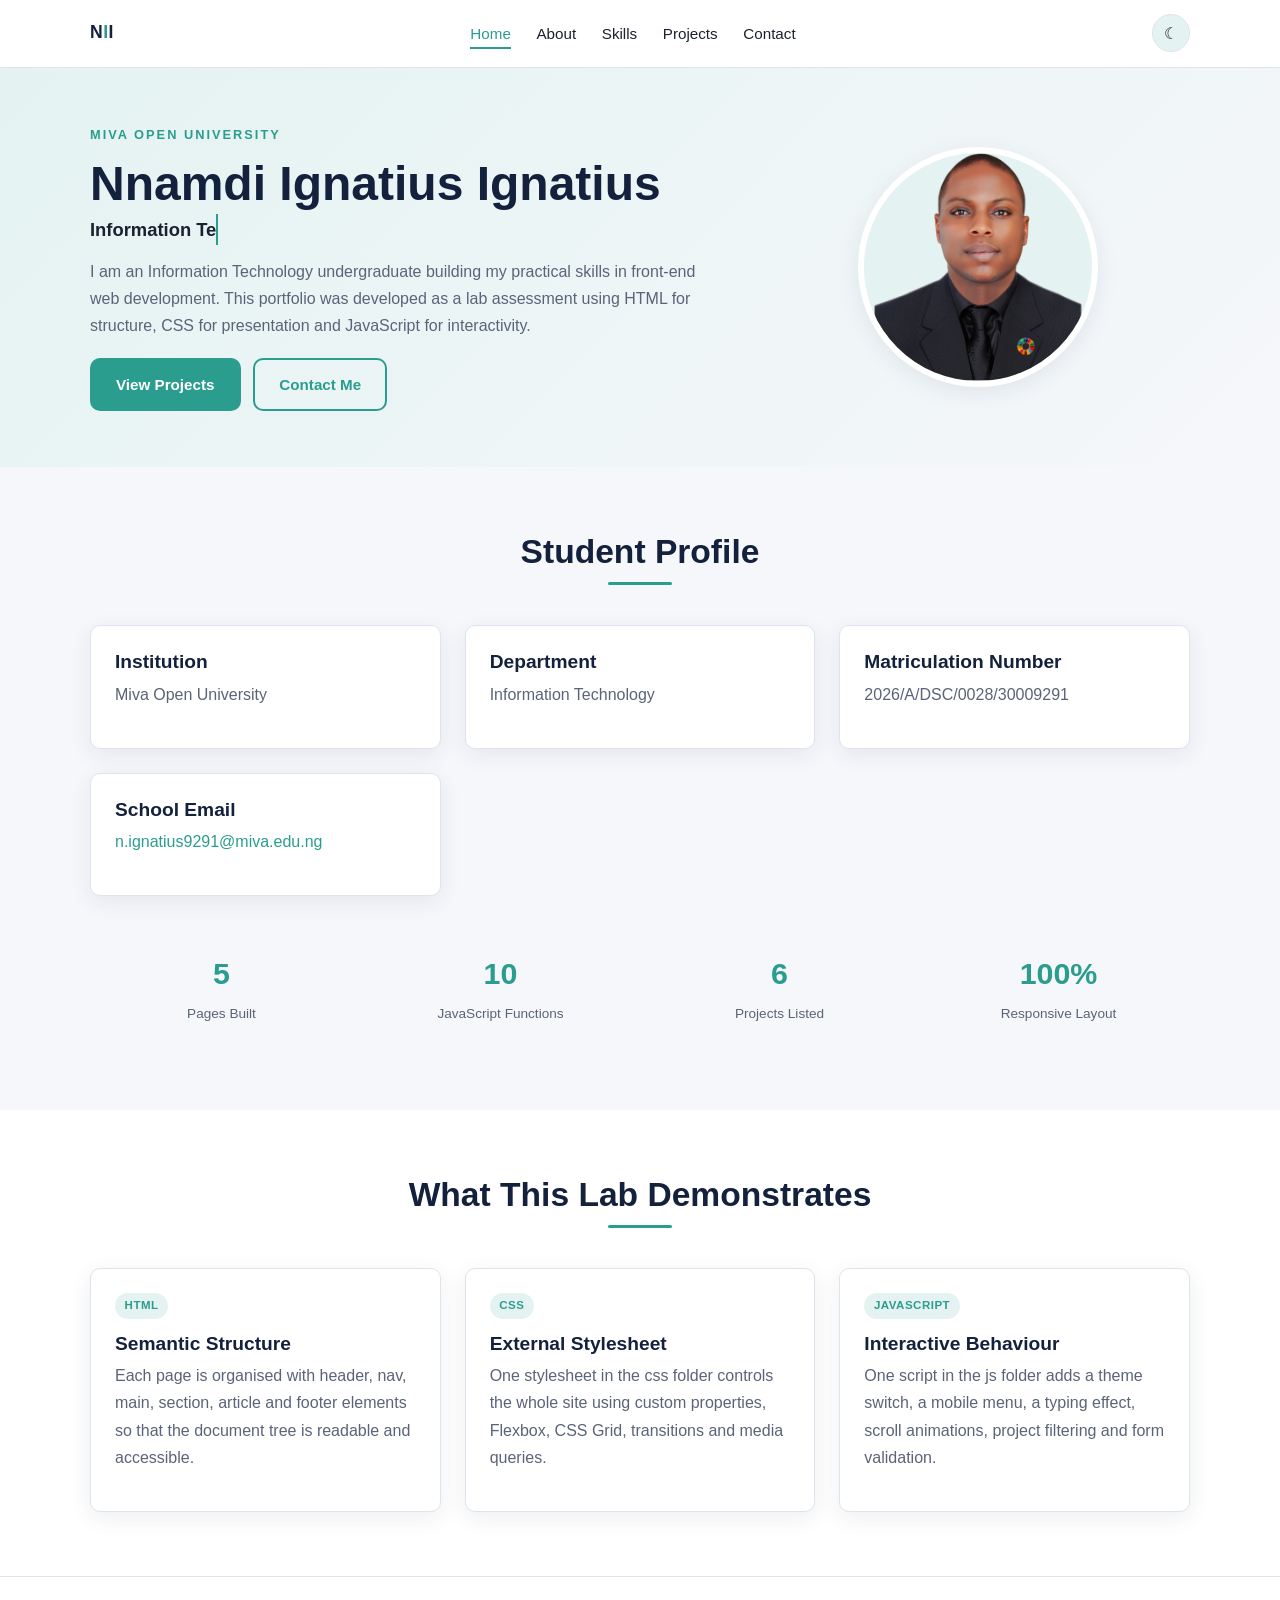
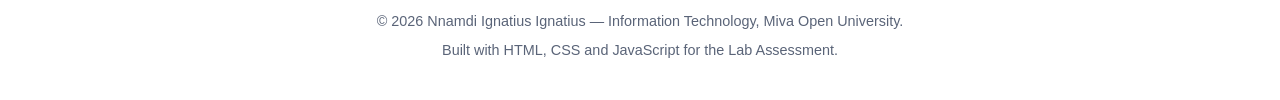
<file: index.html>
<!DOCTYPE html>
<html lang="en" data-theme="light">
<head>
  <meta charset="UTF-8">
  <meta name="viewport" content="width=device-width, initial-scale=1.0">
  <title>Home | Nnamdi Ignatius Ignatius</title>
  <meta name="description" content="Portfolio website of Nnamdi Ignatius Ignatius, Information Technology student at Miva Open University.">
  <link rel="icon" type="image/png" href="images/favicon.png">
  <link rel="stylesheet" href="css/style.css">
</head>
<body>

  <!-- ============ HEADER AND NAVIGATION ============ -->
  <header class="site-header">
    <div class="container">
      <nav class="nav">
        <a href="index.html" class="logo">N<span>I</span>I</a>

        <ul class="nav-menu" id="navMenu">
          <li><a href="index.html">Home</a></li>
          <li><a href="pages/about.html">About</a></li>
          <li><a href="pages/skills.html">Skills</a></li>
          <li><a href="pages/projects.html">Projects</a></li>
          <li><a href="pages/contact.html">Contact</a></li>
        </ul>

        <div class="nav-controls">
          <button class="icon-btn" id="themeToggle" aria-label="Switch between light and dark theme">&#9790;</button>
          <button class="icon-btn menu-toggle" id="menuToggle" aria-label="Open navigation menu" aria-expanded="false">☰</button>
        </div>
      </nav>
    </div>
  </header>

  <main>
    <!-- ============ HERO ============ -->
    <section class="hero">
      <div class="container hero-grid">
        <div>
          <p class="eyebrow">Miva Open University</p>
          <h1>Nnamdi Ignatius Ignatius</h1>
          <!-- The text inside this element is typed by JavaScript -->
          <p class="role"><span id="typedRole"></span><span class="cursor">&nbsp;</span></p>
          <p>
            I am an Information Technology undergraduate building my practical skills in
            front-end web development. This portfolio was developed as a lab assessment using
            HTML for structure, CSS for presentation and JavaScript for interactivity.
          </p>
          <div class="btn-row">
            <a href="pages/projects.html" class="btn btn-primary">View Projects</a>
            <a href="pages/contact.html" class="btn btn-outline">Contact Me</a>
          </div>
        </div>

        <img src="images/profile.png" alt="Profile photograph of Nnamdi Ignatius Ignatius" class="hero-photo" width="240" height="240">
      </div>
    </section>

    <!-- ============ STUDENT DETAILS ============ -->
    <section class="section">
      <div class="container">
        <div class="section-title reveal">
          <h2>Student Profile</h2>
        </div>

        <div class="grid">
          <article class="card reveal">
            <h3>Institution</h3>
            <p>Miva Open University</p>
          </article>
          <article class="card reveal">
            <h3>Department</h3>
            <p>Information Technology</p>
          </article>
          <article class="card reveal">
            <h3>Matriculation Number</h3>
            <p>2026/A/DSC/0028/30009291</p>
          </article>
          <article class="card reveal">
            <h3>School Email</h3>
            <p><a href="mailto:n.ignatius9291@miva.edu.ng">n.ignatius9291@miva.edu.ng</a></p>
          </article>
        </div>

        <div class="stat-row reveal">
          <div class="stat"><strong>5</strong><span>Pages Built</span></div>
          <div class="stat"><strong>10</strong><span>JavaScript Functions</span></div>
          <div class="stat"><strong>6</strong><span>Projects Listed</span></div>
          <div class="stat"><strong>100%</strong><span>Responsive Layout</span></div>
        </div>
      </div>
    </section>

    <!-- ============ WHAT THIS SITE DEMONSTRATES ============ -->
    <section class="section" style="background-color: var(--surface);">
      <div class="container">
        <div class="section-title reveal">
          <h2>What This Lab Demonstrates</h2>
        </div>

        <div class="grid">
          <article class="card reveal">
            <div class="tag-row"><span class="tag">HTML</span></div>
            <h3>Semantic Structure</h3>
            <p>
              Each page is organised with header, nav, main, section, article and footer
              elements so that the document tree is readable and accessible.
            </p>
          </article>

          <article class="card reveal">
            <div class="tag-row"><span class="tag">CSS</span></div>
            <h3>External Stylesheet</h3>
            <p>
              One stylesheet in the css folder controls the whole site using custom
              properties, Flexbox, CSS Grid, transitions and media queries.
            </p>
          </article>

          <article class="card reveal">
            <div class="tag-row"><span class="tag">JavaScript</span></div>
            <h3>Interactive Behaviour</h3>
            <p>
              One script in the js folder adds a theme switch, a mobile menu, a typing effect,
              scroll animations, project filtering and form validation.
            </p>
          </article>
        </div>
      </div>
    </section>
  </main>

  <!-- ============ FOOTER ============ -->
  <footer class="site-footer">
    <div class="container">
      <p>&copy; <span id="year"></span> Nnamdi Ignatius Ignatius &mdash; Information Technology, Miva Open University.</p>
      <p>Built with HTML, CSS and JavaScript for the Lab Assessment.</p>
    </div>
  </footer>

  <button id="backToTop" aria-label="Scroll back to top">&uarr;</button>

  <script src="js/script.js"></script>
</body>
</html>
</file>
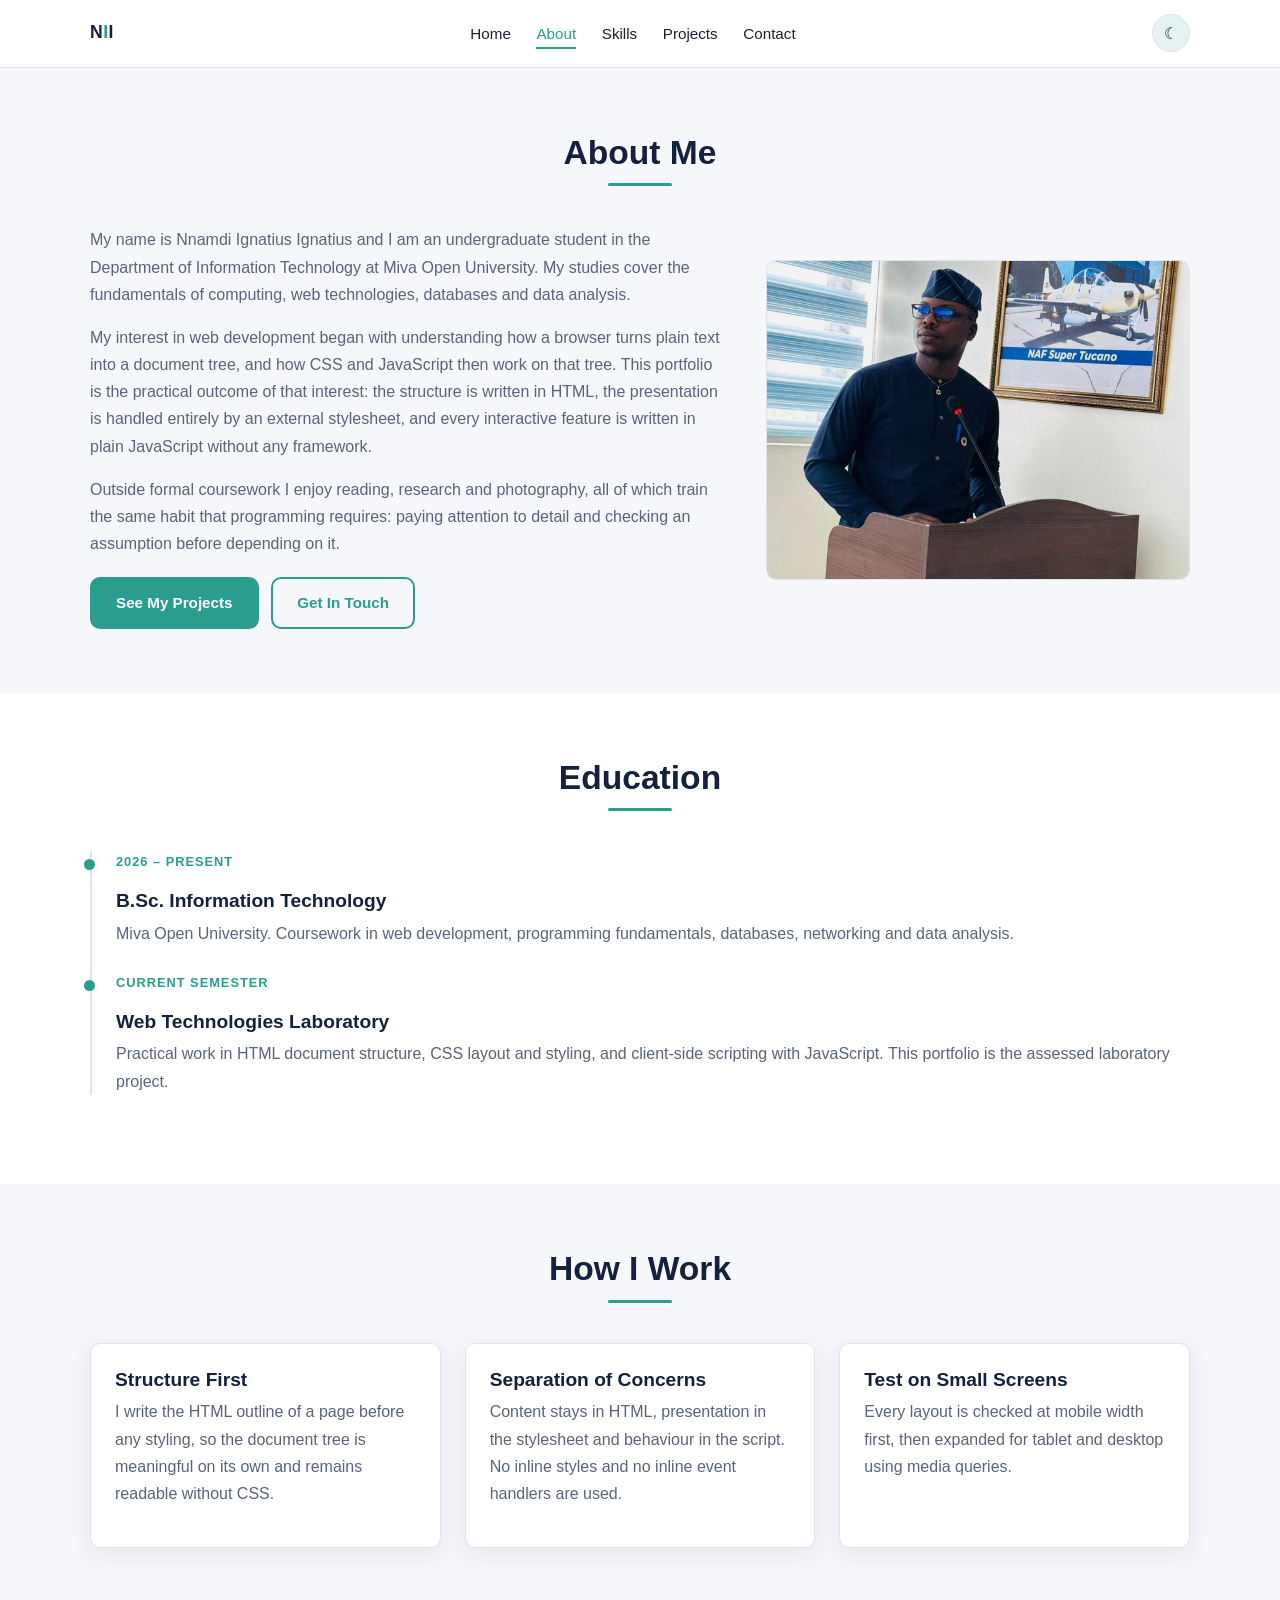
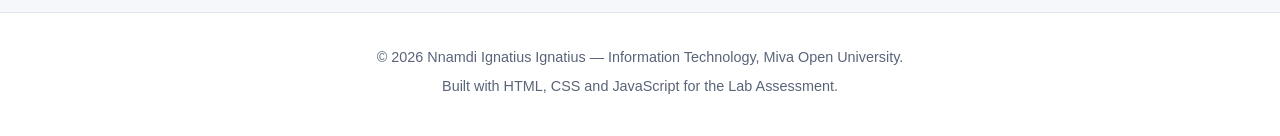
<file: pages/about.html>
<!DOCTYPE html>
<html lang="en" data-theme="light">
<head>
  <meta charset="UTF-8">
  <meta name="viewport" content="width=device-width, initial-scale=1.0">
  <title>About | Nnamdi Ignatius Ignatius</title>
  <meta name="description" content="About Nnamdi Ignatius Ignatius, Information Technology student at Miva Open University.">
  <link rel="icon" type="image/png" href="../images/favicon.png">
  <link rel="stylesheet" href="../css/style.css">
</head>
<body>

  <header class="site-header">
    <div class="container">
      <nav class="nav">
        <a href="../index.html" class="logo">N<span>I</span>I</a>
        <ul class="nav-menu" id="navMenu">
          <li><a href="../index.html">Home</a></li>
          <li><a href="about.html">About</a></li>
          <li><a href="skills.html">Skills</a></li>
          <li><a href="projects.html">Projects</a></li>
          <li><a href="contact.html">Contact</a></li>
        </ul>
        <div class="nav-controls">
          <button class="icon-btn" id="themeToggle" aria-label="Switch between light and dark theme">&#9790;</button>
          <button class="icon-btn menu-toggle" id="menuToggle" aria-label="Open navigation menu" aria-expanded="false">☰</button>
        </div>
      </nav>
    </div>
  </header>

  <main>
    <section class="section">
      <div class="container">
        <div class="section-title reveal">
          <h2>About Me</h2>
        </div>

        <div class="hero-grid">
          <div class="reveal">
            <p>
              My name is Nnamdi Ignatius Ignatius and I am an undergraduate student in the
              Department of Information Technology at Miva Open University. My studies cover
              the fundamentals of computing, web technologies, databases and data analysis.
            </p>
            <p>
              My interest in web development began with understanding how a browser turns plain
              text into a document tree, and how CSS and JavaScript then work on that tree. This
              portfolio is the practical outcome of that interest: the structure is written in
              HTML, the presentation is handled entirely by an external stylesheet, and every
              interactive feature is written in plain JavaScript without any framework.
            </p>
            <p>
              Outside formal coursework I enjoy reading, research and photography, all of which
              train the same habit that programming requires: paying attention to detail and
              checking an assumption before depending on it.
            </p>
            <div class="btn-row">
              <a href="projects.html" class="btn btn-primary">See My Projects</a>
              <a href="contact.html" class="btn btn-outline">Get In Touch</a>
            </div>
          </div>

          <img src="../images/about.jpg" alt="Nnamdi Ignatius Ignatius presenting at a lectern" class="card-img reveal" style="height: 320px;">
        </div>
      </div>
    </section>

    <section class="section" style="background-color: var(--surface);">
      <div class="container">
        <div class="section-title reveal">
          <h2>Education</h2>
        </div>

        <ul class="timeline reveal">
          <li>
            <p class="when">2026 &ndash; Present</p>
            <h3>B.Sc. Information Technology</h3>
            <p>Miva Open University. Coursework in web development, programming fundamentals,
               databases, networking and data analysis.</p>
          </li>
          <li>
            <p class="when">Current Semester</p>
            <h3>Web Technologies Laboratory</h3>
            <p>Practical work in HTML document structure, CSS layout and styling, and client-side
               scripting with JavaScript. This portfolio is the assessed laboratory project.</p>
          </li>
        </ul>
      </div>
    </section>

    <section class="section">
      <div class="container">
        <div class="section-title reveal">
          <h2>How I Work</h2>
        </div>
        <div class="grid">
          <article class="card reveal">
            <h3>Structure First</h3>
            <p>I write the HTML outline of a page before any styling, so the document tree is
               meaningful on its own and remains readable without CSS.</p>
          </article>
          <article class="card reveal">
            <h3>Separation of Concerns</h3>
            <p>Content stays in HTML, presentation in the stylesheet and behaviour in the script.
               No inline styles and no inline event handlers are used.</p>
          </article>
          <article class="card reveal">
            <h3>Test on Small Screens</h3>
            <p>Every layout is checked at mobile width first, then expanded for tablet and
               desktop using media queries.</p>
          </article>
        </div>
      </div>
    </section>
  </main>

  <footer class="site-footer">
    <div class="container">
      <p>&copy; <span id="year"></span> Nnamdi Ignatius Ignatius &mdash; Information Technology, Miva Open University.</p>
      <p>Built with HTML, CSS and JavaScript for the Lab Assessment.</p>
    </div>
  </footer>

  <button id="backToTop" aria-label="Scroll back to top">&uarr;</button>

  <script src="../js/script.js"></script>
</body>
</html>
</file>
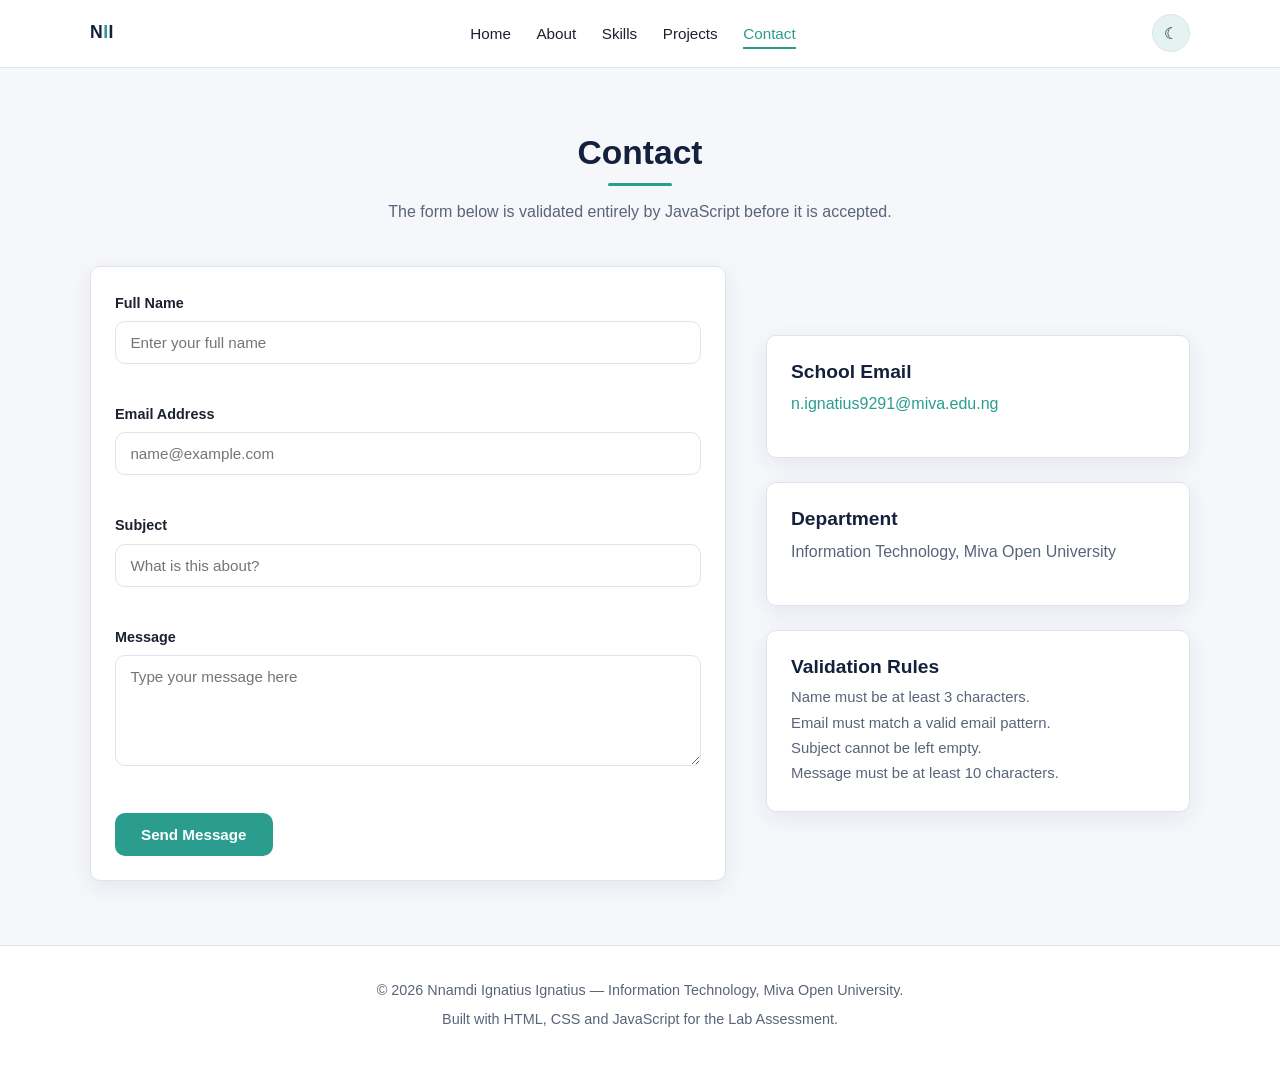
<file: pages/contact.html>
<!DOCTYPE html>
<html lang="en" data-theme="light">
<head>
  <meta charset="UTF-8">
  <meta name="viewport" content="width=device-width, initial-scale=1.0">
  <title>Contact | Nnamdi Ignatius Ignatius</title>
  <meta name="description" content="Contact form for Nnamdi Ignatius Ignatius, Information Technology, Miva Open University.">
  <link rel="icon" type="image/png" href="../images/favicon.png">
  <link rel="stylesheet" href="../css/style.css">
</head>
<body>

  <header class="site-header">
    <div class="container">
      <nav class="nav">
        <a href="../index.html" class="logo">N<span>I</span>I</a>
        <ul class="nav-menu" id="navMenu">
          <li><a href="../index.html">Home</a></li>
          <li><a href="about.html">About</a></li>
          <li><a href="skills.html">Skills</a></li>
          <li><a href="projects.html">Projects</a></li>
          <li><a href="contact.html">Contact</a></li>
        </ul>
        <div class="nav-controls">
          <button class="icon-btn" id="themeToggle" aria-label="Switch between light and dark theme">&#9790;</button>
          <button class="icon-btn menu-toggle" id="menuToggle" aria-label="Open navigation menu" aria-expanded="false">☰</button>
        </div>
      </nav>
    </div>
  </header>

  <main>
    <section class="section">
      <div class="container">
        <div class="section-title reveal">
          <h2>Contact</h2>
          <p>The form below is validated entirely by JavaScript before it is accepted.</p>
        </div>

        <div class="hero-grid">
          <!-- novalidate turns off the browser's own checks so that the
               JavaScript validation can be demonstrated -->
          <form id="contactForm" class="card reveal" novalidate>
            <div class="form-message" id="formMessage" role="status"></div>

            <div class="form-group">
              <label for="name">Full Name</label>
              <input type="text" id="name" name="name" placeholder="Enter your full name">
              <span class="error-text" id="nameError"></span>
            </div>

            <div class="form-group">
              <label for="email">Email Address</label>
              <input type="email" id="email" name="email" placeholder="name@example.com">
              <span class="error-text" id="emailError"></span>
            </div>

            <div class="form-group">
              <label for="subject">Subject</label>
              <input type="text" id="subject" name="subject" placeholder="What is this about?">
              <span class="error-text" id="subjectError"></span>
            </div>

            <div class="form-group">
              <label for="message">Message</label>
              <textarea id="message" name="message" rows="5" placeholder="Type your message here"></textarea>
              <span class="error-text" id="messageError"></span>
            </div>

            <button type="submit" class="btn btn-primary">Send Message</button>
          </form>

          <div class="reveal">
            <article class="card" style="margin-bottom:1.5rem;">
              <h3>School Email</h3>
              <p><a href="mailto:n.ignatius9291@miva.edu.ng">n.ignatius9291@miva.edu.ng</a></p>
            </article>

            <article class="card" style="margin-bottom:1.5rem;">
              <h3>Department</h3>
              <p>Information Technology, Miva Open University</p>
            </article>

            <article class="card">
              <h3>Validation Rules</h3>
              <ul style="color: var(--text-soft); font-size: 0.93rem;">
                <li>Name must be at least 3 characters.</li>
                <li>Email must match a valid email pattern.</li>
                <li>Subject cannot be left empty.</li>
                <li>Message must be at least 10 characters.</li>
              </ul>
            </article>
          </div>
        </div>
      </div>
    </section>
  </main>

  <footer class="site-footer">
    <div class="container">
      <p>&copy; <span id="year"></span> Nnamdi Ignatius Ignatius &mdash; Information Technology, Miva Open University.</p>
      <p>Built with HTML, CSS and JavaScript for the Lab Assessment.</p>
    </div>
  </footer>

  <button id="backToTop" aria-label="Scroll back to top">&uarr;</button>

  <script src="../js/script.js"></script>
</body>
</html>
</file>
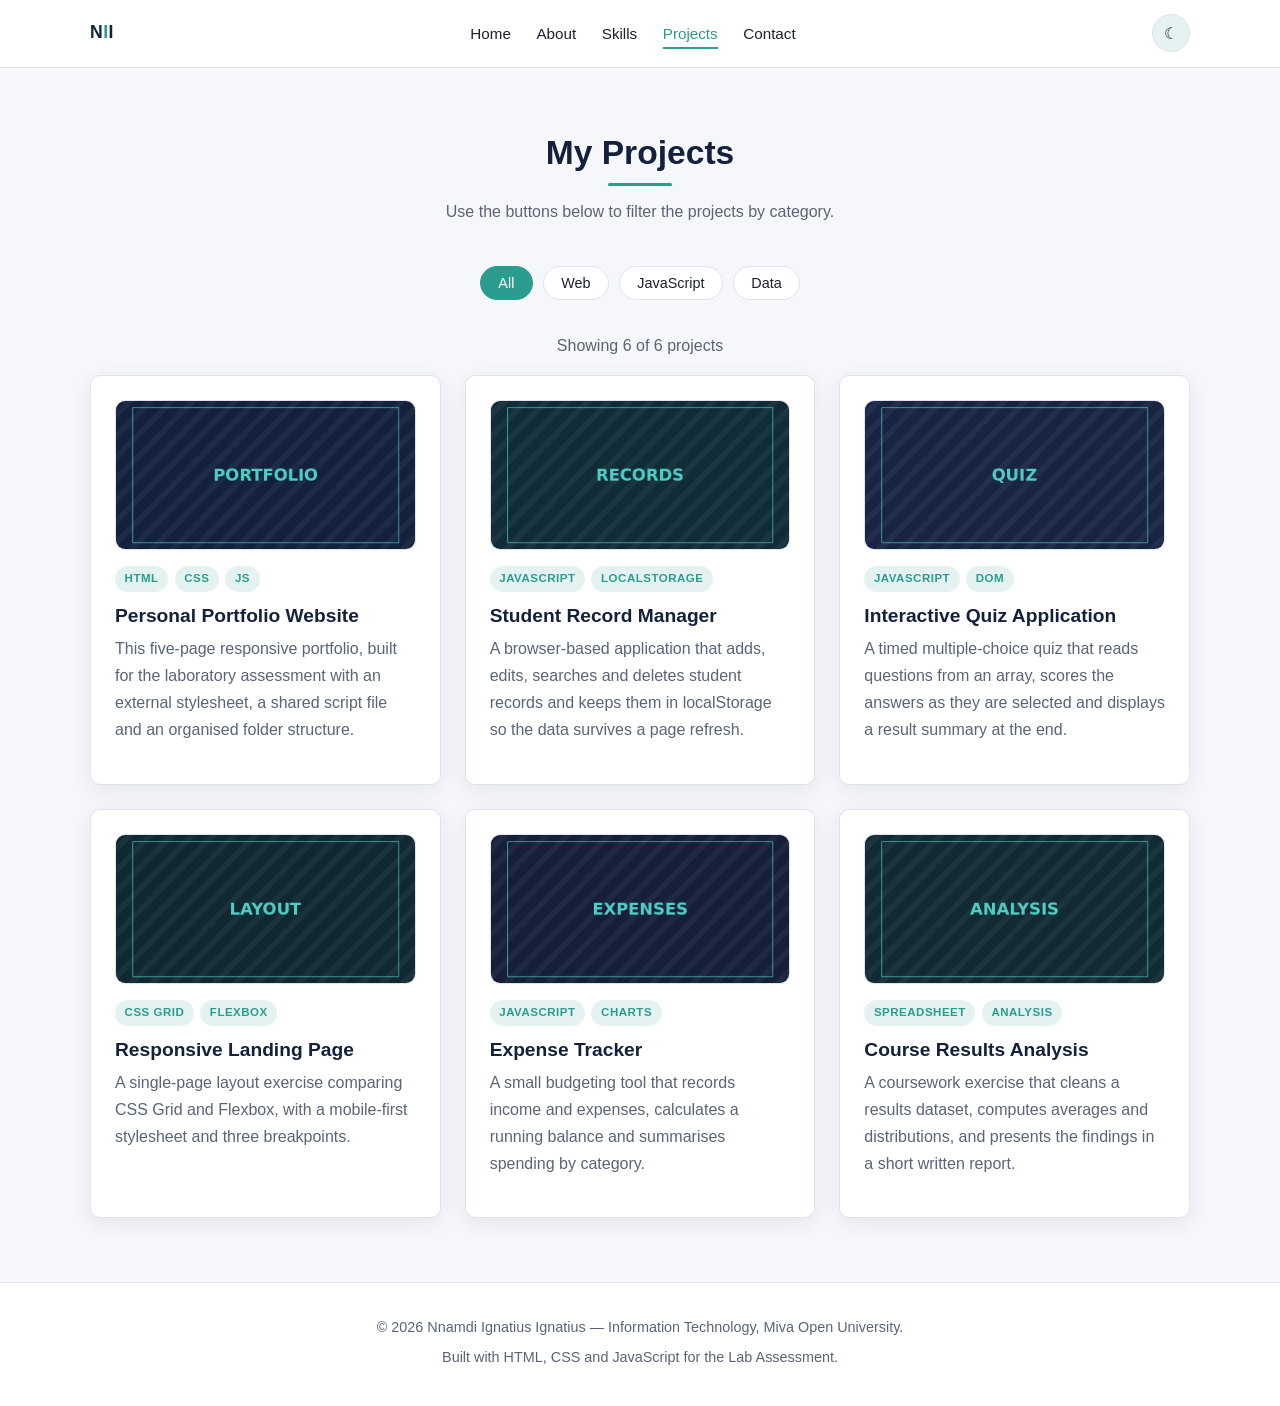
<file: pages/projects.html>
<!DOCTYPE html>
<html lang="en" data-theme="light">
<head>
  <meta charset="UTF-8">
  <meta name="viewport" content="width=device-width, initial-scale=1.0">
  <title>Projects | Nnamdi Ignatius Ignatius</title>
  <meta name="description" content="Student projects by Nnamdi Ignatius Ignatius, Information Technology, Miva Open University.">
  <link rel="icon" type="image/png" href="../images/favicon.png">
  <link rel="stylesheet" href="../css/style.css">
</head>
<body>

  <header class="site-header">
    <div class="container">
      <nav class="nav">
        <a href="../index.html" class="logo">N<span>I</span>I</a>
        <ul class="nav-menu" id="navMenu">
          <li><a href="../index.html">Home</a></li>
          <li><a href="about.html">About</a></li>
          <li><a href="skills.html">Skills</a></li>
          <li><a href="projects.html">Projects</a></li>
          <li><a href="contact.html">Contact</a></li>
        </ul>
        <div class="nav-controls">
          <button class="icon-btn" id="themeToggle" aria-label="Switch between light and dark theme">&#9790;</button>
          <button class="icon-btn menu-toggle" id="menuToggle" aria-label="Open navigation menu" aria-expanded="false">☰</button>
        </div>
      </nav>
    </div>
  </header>

  <main>
    <section class="section">
      <div class="container">
        <div class="section-title reveal">
          <h2>My Projects</h2>
          <p>Use the buttons below to filter the projects by category.</p>
        </div>

        <!-- Filter buttons: each one carries the category it selects -->
        <div class="filter-bar reveal">
          <button class="filter-btn active" data-filter="all">All</button>
          <button class="filter-btn" data-filter="web">Web</button>
          <button class="filter-btn" data-filter="javascript">JavaScript</button>
          <button class="filter-btn" data-filter="data">Data</button>
        </div>

        <p style="text-align:center;" id="resultCount">Showing 6 of 6 projects</p>

        <div class="grid">
          <!-- Each card stores its category in data-category for the filter -->
          <article class="card project-card reveal" data-category="web">
            <img src="../images/project-1.png" alt="Portfolio website thumbnail" class="card-img">
            <div class="tag-row"><span class="tag">HTML</span><span class="tag">CSS</span><span class="tag">JS</span></div>
            <h3>Personal Portfolio Website</h3>
            <p>This five-page responsive portfolio, built for the laboratory assessment with an
               external stylesheet, a shared script file and an organised folder structure.</p>
          </article>

          <article class="card project-card reveal" data-category="javascript">
            <img src="../images/project-2.png" alt="Student record manager thumbnail" class="card-img">
            <div class="tag-row"><span class="tag">JavaScript</span><span class="tag">localStorage</span></div>
            <h3>Student Record Manager</h3>
            <p>A browser-based application that adds, edits, searches and deletes student records
               and keeps them in localStorage so the data survives a page refresh.</p>
          </article>

          <article class="card project-card reveal" data-category="javascript">
            <img src="../images/project-3.png" alt="Quiz application thumbnail" class="card-img">
            <div class="tag-row"><span class="tag">JavaScript</span><span class="tag">DOM</span></div>
            <h3>Interactive Quiz Application</h3>
            <p>A timed multiple-choice quiz that reads questions from an array, scores the
               answers as they are selected and displays a result summary at the end.</p>
          </article>

          <article class="card project-card reveal" data-category="web">
            <img src="../images/project-4.png" alt="Landing page thumbnail" class="card-img">
            <div class="tag-row"><span class="tag">CSS Grid</span><span class="tag">Flexbox</span></div>
            <h3>Responsive Landing Page</h3>
            <p>A single-page layout exercise comparing CSS Grid and Flexbox, with a mobile-first
               stylesheet and three breakpoints.</p>
          </article>

          <article class="card project-card reveal" data-category="data">
            <img src="../images/project-5.png" alt="Expense tracker thumbnail" class="card-img">
            <div class="tag-row"><span class="tag">JavaScript</span><span class="tag">Charts</span></div>
            <h3>Expense Tracker</h3>
            <p>A small budgeting tool that records income and expenses, calculates a running
               balance and summarises spending by category.</p>
          </article>

          <article class="card project-card reveal" data-category="data">
            <img src="../images/project-6.png" alt="Results analysis thumbnail" class="card-img">
            <div class="tag-row"><span class="tag">Spreadsheet</span><span class="tag">Analysis</span></div>
            <h3>Course Results Analysis</h3>
            <p>A coursework exercise that cleans a results dataset, computes averages and
               distributions, and presents the findings in a short written report.</p>
          </article>
        </div>
      </div>
    </section>
  </main>

  <footer class="site-footer">
    <div class="container">
      <p>&copy; <span id="year"></span> Nnamdi Ignatius Ignatius &mdash; Information Technology, Miva Open University.</p>
      <p>Built with HTML, CSS and JavaScript for the Lab Assessment.</p>
    </div>
  </footer>

  <button id="backToTop" aria-label="Scroll back to top">&uarr;</button>

  <script src="../js/script.js"></script>
</body>
</html>
</file>
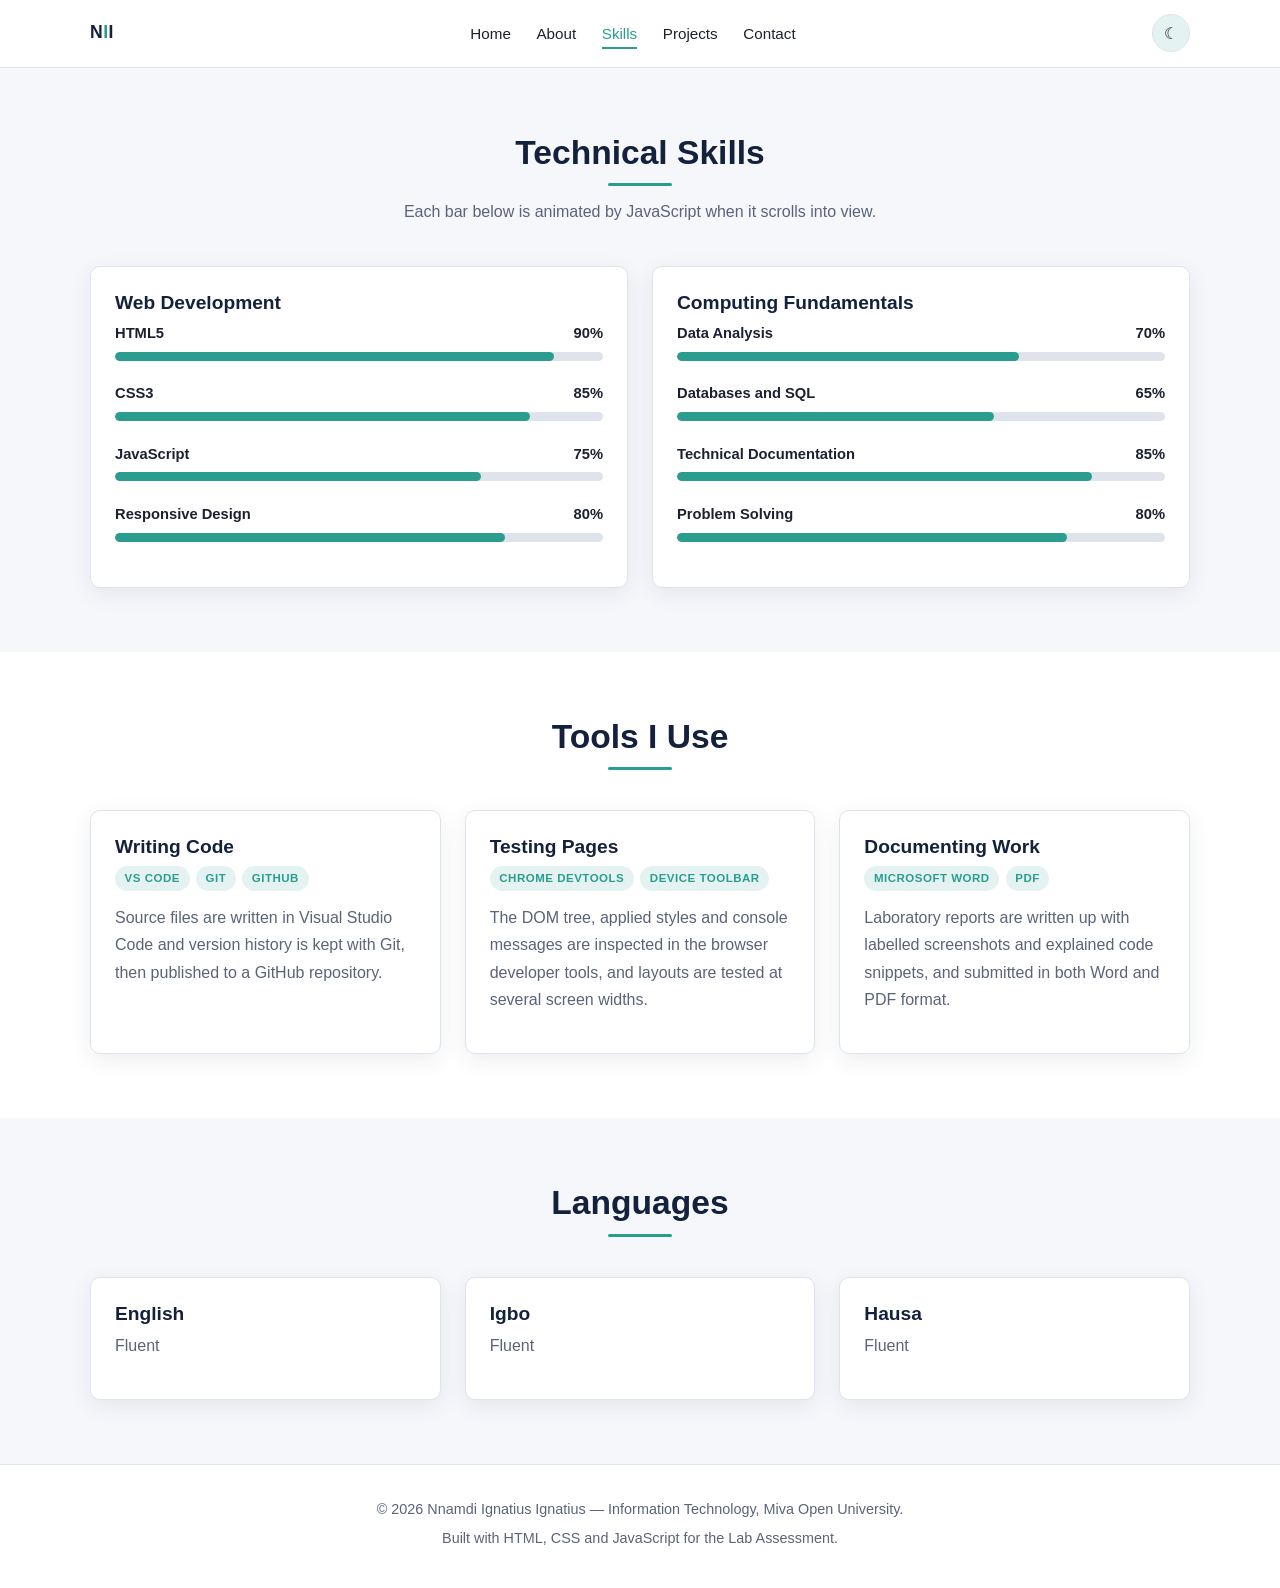
<file: pages/skills.html>
<!DOCTYPE html>
<html lang="en" data-theme="light">
<head>
  <meta charset="UTF-8">
  <meta name="viewport" content="width=device-width, initial-scale=1.0">
  <title>Skills | Nnamdi Ignatius Ignatius</title>
  <meta name="description" content="Technical skills of Nnamdi Ignatius Ignatius, Information Technology student at Miva Open University.">
  <link rel="icon" type="image/png" href="../images/favicon.png">
  <link rel="stylesheet" href="../css/style.css">
</head>
<body>

  <header class="site-header">
    <div class="container">
      <nav class="nav">
        <a href="../index.html" class="logo">N<span>I</span>I</a>
        <ul class="nav-menu" id="navMenu">
          <li><a href="../index.html">Home</a></li>
          <li><a href="about.html">About</a></li>
          <li><a href="skills.html">Skills</a></li>
          <li><a href="projects.html">Projects</a></li>
          <li><a href="contact.html">Contact</a></li>
        </ul>
        <div class="nav-controls">
          <button class="icon-btn" id="themeToggle" aria-label="Switch between light and dark theme">&#9790;</button>
          <button class="icon-btn menu-toggle" id="menuToggle" aria-label="Open navigation menu" aria-expanded="false">☰</button>
        </div>
      </nav>
    </div>
  </header>

  <main>
    <section class="section">
      <div class="container">
        <div class="section-title reveal">
          <h2>Technical Skills</h2>
          <p>Each bar below is animated by JavaScript when it scrolls into view.</p>
        </div>

        <div class="grid">
          <article class="card reveal">
            <h3>Web Development</h3>
            <div class="skill">
              <div class="skill-head"><span>HTML5</span><span>90%</span></div>
              <div class="bar"><div class="bar-fill" data-level="90"></div></div>
            </div>
            <div class="skill">
              <div class="skill-head"><span>CSS3</span><span>85%</span></div>
              <div class="bar"><div class="bar-fill" data-level="85"></div></div>
            </div>
            <div class="skill">
              <div class="skill-head"><span>JavaScript</span><span>75%</span></div>
              <div class="bar"><div class="bar-fill" data-level="75"></div></div>
            </div>
            <div class="skill">
              <div class="skill-head"><span>Responsive Design</span><span>80%</span></div>
              <div class="bar"><div class="bar-fill" data-level="80"></div></div>
            </div>
          </article>

          <article class="card reveal">
            <h3>Computing Fundamentals</h3>
            <div class="skill">
              <div class="skill-head"><span>Data Analysis</span><span>70%</span></div>
              <div class="bar"><div class="bar-fill" data-level="70"></div></div>
            </div>
            <div class="skill">
              <div class="skill-head"><span>Databases and SQL</span><span>65%</span></div>
              <div class="bar"><div class="bar-fill" data-level="65"></div></div>
            </div>
            <div class="skill">
              <div class="skill-head"><span>Technical Documentation</span><span>85%</span></div>
              <div class="bar"><div class="bar-fill" data-level="85"></div></div>
            </div>
            <div class="skill">
              <div class="skill-head"><span>Problem Solving</span><span>80%</span></div>
              <div class="bar"><div class="bar-fill" data-level="80"></div></div>
            </div>
          </article>
        </div>
      </div>
    </section>

    <section class="section" style="background-color: var(--surface);">
      <div class="container">
        <div class="section-title reveal">
          <h2>Tools I Use</h2>
        </div>

        <div class="grid">
          <article class="card reveal">
            <h3>Writing Code</h3>
            <div class="tag-row">
              <span class="tag">VS Code</span>
              <span class="tag">Git</span>
              <span class="tag">GitHub</span>
            </div>
            <p>Source files are written in Visual Studio Code and version history is kept with
               Git, then published to a GitHub repository.</p>
          </article>

          <article class="card reveal">
            <h3>Testing Pages</h3>
            <div class="tag-row">
              <span class="tag">Chrome DevTools</span>
              <span class="tag">Device Toolbar</span>
            </div>
            <p>The DOM tree, applied styles and console messages are inspected in the browser
               developer tools, and layouts are tested at several screen widths.</p>
          </article>

          <article class="card reveal">
            <h3>Documenting Work</h3>
            <div class="tag-row">
              <span class="tag">Microsoft Word</span>
              <span class="tag">PDF</span>
            </div>
            <p>Laboratory reports are written up with labelled screenshots and explained code
               snippets, and submitted in both Word and PDF format.</p>
          </article>
        </div>
      </div>
    </section>

    <section class="section">
      <div class="container">
        <div class="section-title reveal">
          <h2>Languages</h2>
        </div>
        <div class="grid">
          <article class="card reveal"><h3>English</h3><p>Fluent</p></article>
          <article class="card reveal"><h3>Igbo</h3><p>Fluent</p></article>
          <article class="card reveal"><h3>Hausa</h3><p>Fluent</p></article>
        </div>
      </div>
    </section>
  </main>

  <footer class="site-footer">
    <div class="container">
      <p>&copy; <span id="year"></span> Nnamdi Ignatius Ignatius &mdash; Information Technology, Miva Open University.</p>
      <p>Built with HTML, CSS and JavaScript for the Lab Assessment.</p>
    </div>
  </footer>

  <button id="backToTop" aria-label="Scroll back to top">&uarr;</button>

  <script src="../js/script.js"></script>
</body>
</html>
</file>
<file: css/style.css>
/* ============================================================
   style.css  —  Portfolio Website
   Author : Nnamdi Ignatius Ignatius
   Course : Information Technology, Miva Open University
   ------------------------------------------------------------
   SECTIONS
   01. Custom properties (CSS variables) & theming
   02. Reset and base typography
   03. Layout helpers
   04. Header and navigation
   05. Hero section
   06. Cards, grids and buttons
   07. Skills (progress bars)
   08. Forms
   09. Footer and back-to-top
   10. Animation utilities
   11. Responsive breakpoints
   ============================================================ */

/* ---------- 01. CUSTOM PROPERTIES & THEMING ---------- */
/* Variables are declared once on :root and reused everywhere.
   The dark theme simply re-declares the same variable names, so a
   single attribute change on <html> re-colours the entire site. */
:root {
  --bg: #f6f7fb;
  --surface: #ffffff;
  --text: #1b2130;
  --text-soft: #5a6478;
  --brand: #14213d;
  --accent: #2a9d8f;
  --accent-soft: #e4f3f1;
  --border: #dfe3ec;
  --shadow: 0 6px 22px rgba(20, 33, 61, 0.08);
  --radius: 10px;
  --maxw: 1100px;
  --space: 1rem;
  --font: "Segoe UI", Roboto, "Helvetica Neue", Arial, sans-serif;
  --mono: "Consolas", "Courier New", monospace;
}

/* Dark theme: activated by JavaScript via <html data-theme="dark"> */
html[data-theme="dark"] {
  --bg: #0f1420;
  --surface: #171e2d;
  --text: #e8ecf4;
  --text-soft: #a4adc0;
  --brand: #e8ecf4;
  --accent: #4ecdc4;
  --accent-soft: #1d2b36;
  --border: #2a3344;
  --shadow: 0 6px 22px rgba(0, 0, 0, 0.4);
}

/* ---------- 02. RESET AND BASE TYPOGRAPHY ---------- */
* { margin: 0; padding: 0; box-sizing: border-box; }

html { scroll-behavior: smooth; }

body {
  font-family: var(--font);
  font-size: 16px;
  line-height: 1.7;
  color: var(--text);
  background-color: var(--bg);
  transition: background-color 0.3s ease, color 0.3s ease;
}

h1, h2, h3, h4 { color: var(--brand); line-height: 1.25; font-weight: 700; }
h1 { font-size: clamp(2rem, 5vw, 3rem); }
h2 { font-size: clamp(1.5rem, 3.5vw, 2.1rem); margin-bottom: 0.75rem; }
h3 { font-size: 1.2rem; margin-bottom: 0.4rem; }
p  { margin-bottom: 1rem; color: var(--text-soft); }
a  { color: var(--accent); text-decoration: none; }
a:hover, a:focus { text-decoration: underline; }
img { max-width: 100%; display: block; }
ul { list-style: none; }

/* ---------- 03. LAYOUT HELPERS ---------- */
.container {
  width: 90%;
  max-width: var(--maxw);
  margin: 0 auto;
}

.section { padding: 4rem 0; }

.section-title {
  text-align: center;
  margin-bottom: 2.5rem;
}

.section-title h2::after {
  content: "";
  display: block;
  width: 64px;
  height: 3px;
  background-color: var(--accent);
  margin: 0.6rem auto 0;
  border-radius: 2px;
}

/* ---------- 04. HEADER AND NAVIGATION ---------- */
.site-header {
  position: sticky;
  top: 0;
  z-index: 100;
  background-color: var(--surface);
  border-bottom: 1px solid var(--border);
}

.nav {
  display: flex;
  align-items: center;
  justify-content: space-between;
  padding: 0.9rem 0;
}

.logo {
  font-weight: 700;
  font-size: 1.1rem;
  color: var(--brand);
  text-decoration: none;
  letter-spacing: 0.5px;
}
.logo span { color: var(--accent); }

.nav-menu {
  display: flex;
  gap: 1.6rem;
  align-items: center;
}

.nav-menu a {
  color: var(--text);
  font-size: 0.95rem;
  padding: 0.3rem 0;
  border-bottom: 2px solid transparent;
  text-decoration: none;
  transition: color 0.2s ease, border-color 0.2s ease;
}

.nav-menu a:hover { color: var(--accent); }

/* .active is added by JavaScript to the link of the current page */
.nav-menu a.active {
  color: var(--accent);
  border-bottom-color: var(--accent);
}

.nav-controls { display: flex; align-items: center; gap: 0.6rem; }

.icon-btn {
  background-color: var(--accent-soft);
  border: 1px solid var(--border);
  color: var(--text);
  width: 38px;
  height: 38px;
  border-radius: 50%;
  font-size: 1rem;
  cursor: pointer;
  display: grid;
  place-items: center;
  transition: transform 0.2s ease;
}
.icon-btn:hover { transform: scale(1.08); }

.menu-toggle { display: none; }

/* ---------- 05. HERO SECTION ---------- */
.hero {
  padding: 3.5rem 0;
  background: linear-gradient(135deg, var(--accent-soft), var(--bg));
}

.hero-grid {
  display: grid;
  grid-template-columns: 1.2fr 0.8fr;
  gap: 2.5rem;
  align-items: center;
}

.hero .eyebrow {
  font-size: 0.8rem;
  letter-spacing: 2px;
  text-transform: uppercase;
  color: var(--accent);
  font-weight: 600;
  margin-bottom: 0.5rem;
}

/* #typed-role is filled character-by-character by JavaScript */
.hero .role {
  font-size: 1.15rem;
  color: var(--text);
  font-weight: 600;
  min-height: 1.8rem;
  margin-bottom: 0.8rem;
}

.cursor {
  display: inline-block;
  width: 2px;
  background-color: var(--accent);
  animation: blink 0.9s step-end infinite;
}
@keyframes blink { 50% { opacity: 0; } }

.hero-photo {
  width: 240px;
  height: 240px;
  border-radius: 50%;
  object-fit: cover;
  object-position: top center;
  border: 6px solid var(--surface);
  box-shadow: var(--shadow);
  margin: 0 auto;
  background-color: var(--accent-soft);
}

.btn-row { display: flex; flex-wrap: wrap; gap: 0.8rem; margin-top: 1.2rem; }

/* ---------- 06. CARDS, GRIDS AND BUTTONS ---------- */
.btn {
  display: inline-block;
  padding: 0.7rem 1.5rem;
  border-radius: var(--radius);
  font-size: 0.95rem;
  font-weight: 600;
  cursor: pointer;
  border: 2px solid var(--accent);
  text-decoration: none;
  transition: background-color 0.25s ease, color 0.25s ease;
}
.btn:hover { text-decoration: none; }
.btn-primary { background-color: var(--accent); color: #ffffff; }
.btn-primary:hover { background-color: transparent; color: var(--accent); }
.btn-outline { background-color: transparent; color: var(--accent); }
.btn-outline:hover { background-color: var(--accent); color: #ffffff; }

.grid {
  display: grid;
  grid-template-columns: repeat(auto-fit, minmax(270px, 1fr));
  gap: 1.5rem;
}

.card {
  background-color: var(--surface);
  border: 1px solid var(--border);
  border-radius: var(--radius);
  padding: 1.5rem;
  box-shadow: var(--shadow);
  transition: transform 0.25s ease, box-shadow 0.25s ease;
}
.card:hover { transform: translateY(-6px); }

.card-img {
  width: 100%;
  height: 150px;
  object-fit: cover;
  border-radius: var(--radius);
  margin-bottom: 1rem;
  border: 1px solid var(--border);
}

.tag-row { display: flex; flex-wrap: wrap; gap: 0.4rem; margin-bottom: 0.8rem; }

.tag {
  font-size: 0.72rem;
  font-weight: 600;
  letter-spacing: 0.5px;
  text-transform: uppercase;
  background-color: var(--accent-soft);
  color: var(--accent);
  padding: 0.2rem 0.6rem;
  border-radius: 20px;
}

/* Filter buttons on the Projects page */
.filter-bar {
  display: flex;
  flex-wrap: wrap;
  justify-content: center;
  gap: 0.6rem;
  margin-bottom: 2rem;
}

.filter-btn {
  background-color: var(--surface);
  border: 1px solid var(--border);
  color: var(--text);
  padding: 0.5rem 1.1rem;
  border-radius: 20px;
  font-size: 0.9rem;
  cursor: pointer;
  transition: background-color 0.2s ease, color 0.2s ease;
}
.filter-btn:hover { border-color: var(--accent); }
.filter-btn.active { background-color: var(--accent); color: #ffffff; border-color: var(--accent); }

/* .is-hidden is applied by the filter script to cards that do not match */
.is-hidden { display: none !important; }

.stat-row {
  display: grid;
  grid-template-columns: repeat(auto-fit, minmax(150px, 1fr));
  gap: 1rem;
  margin-top: 2rem;
}
.stat { text-align: center; padding: 1.2rem 0.5rem; }
.stat strong { display: block; font-size: 1.9rem; color: var(--accent); }
.stat span { font-size: 0.85rem; color: var(--text-soft); }

/* ---------- 07. SKILLS (PROGRESS BARS) ---------- */
.skill { margin-bottom: 1.3rem; }

.skill-head {
  display: flex;
  justify-content: space-between;
  font-size: 0.92rem;
  font-weight: 600;
  margin-bottom: 0.35rem;
}

.bar {
  height: 9px;
  background-color: var(--border);
  border-radius: 20px;
  overflow: hidden;
}

/* width starts at 0 and is set by JavaScript when the bar scrolls into view */
.bar-fill {
  height: 100%;
  width: 0;
  background-color: var(--accent);
  border-radius: 20px;
  transition: width 1.1s ease-in-out;
}

.timeline { border-left: 2px solid var(--border); padding-left: 1.5rem; }
.timeline li { position: relative; margin-bottom: 1.6rem; }
.timeline li::before {
  content: "";
  position: absolute;
  left: -1.97rem;
  top: 0.5rem;
  width: 11px;
  height: 11px;
  border-radius: 50%;
  background-color: var(--accent);
}
.timeline .when { font-size: 0.8rem; text-transform: uppercase; letter-spacing: 1px; color: var(--accent); font-weight: 600; }

/* ---------- 08. FORMS ---------- */
.form-group { margin-bottom: 1.1rem; }

.form-group label {
  display: block;
  font-size: 0.9rem;
  font-weight: 600;
  margin-bottom: 0.35rem;
}

.form-group input,
.form-group textarea {
  width: 100%;
  padding: 0.75rem 0.9rem;
  font-family: inherit;
  font-size: 0.95rem;
  color: var(--text);
  background-color: var(--surface);
  border: 1px solid var(--border);
  border-radius: var(--radius);
  transition: border-color 0.2s ease;
}
.form-group input:focus,
.form-group textarea:focus { outline: none; border-color: var(--accent); }

/* .input-error is added by the validation script to invalid fields */
.form-group input.input-error,
.form-group textarea.input-error { border-color: #c0392b; }

.error-text {
  display: block;
  min-height: 1.1rem;
  font-size: 0.8rem;
  color: #c0392b;
  margin-top: 0.2rem;
}

.form-message {
  display: none;
  padding: 0.9rem 1rem;
  border-radius: var(--radius);
  font-size: 0.92rem;
  margin-bottom: 1rem;
  background-color: var(--accent-soft);
  border: 1px solid var(--accent);
  color: var(--text);
}
.form-message.show { display: block; }

/* ---------- 09. FOOTER AND BACK-TO-TOP ---------- */
.site-footer {
  background-color: var(--surface);
  border-top: 1px solid var(--border);
  padding: 2rem 0;
  text-align: center;
  font-size: 0.9rem;
  color: var(--text-soft);
}
.site-footer p { margin-bottom: 0.3rem; }

#backToTop {
  position: fixed;
  right: 20px;
  bottom: 20px;
  width: 44px;
  height: 44px;
  border: none;
  border-radius: 50%;
  background-color: var(--accent);
  color: #ffffff;
  font-size: 1.2rem;
  cursor: pointer;
  box-shadow: var(--shadow);
  opacity: 0;
  visibility: hidden;
  transition: opacity 0.3s ease, visibility 0.3s ease;
  z-index: 90;
}
/* .show is toggled by the scroll listener in script.js */
#backToTop.show { opacity: 1; visibility: visible; }

/* ---------- 10. ANIMATION UTILITIES ---------- */
/* .reveal elements start faded out; JavaScript adds .visible on scroll */
.reveal {
  opacity: 0;
  transform: translateY(26px);
  transition: opacity 0.6s ease-out, transform 0.6s ease-out;
}
.reveal.visible { opacity: 1; transform: translateY(0); }

/* ---------- 11. RESPONSIVE BREAKPOINTS ---------- */
@media (max-width: 860px) {
  .hero-grid { grid-template-columns: 1fr; text-align: center; }
  .hero-photo { width: 200px; height: 200px; order: -1; }
  .btn-row { justify-content: center; }

  .menu-toggle { display: grid; }

  .nav-menu {
    position: absolute;
    top: 100%;
    left: 0;
    right: 0;
    flex-direction: column;
    gap: 0;
    background-color: var(--surface);
    border-bottom: 1px solid var(--border);
    max-height: 0;
    overflow: hidden;
    transition: max-height 0.35s ease;
  }
  /* .open is toggled by the hamburger button in script.js */
  .nav-menu.open { max-height: 320px; }
  .nav-menu li { width: 100%; text-align: center; }
  .nav-menu a { display: block; padding: 0.85rem 0; border-bottom: 1px solid var(--border); }
}

@media (max-width: 500px) {
  .section { padding: 2.5rem 0; }
  .card { padding: 1.2rem; }
}

/* Respect users who prefer reduced motion */
@media (prefers-reduced-motion: reduce) {
  * { animation: none !important; transition: none !important; }
  .reveal { opacity: 1; transform: none; }
}
</file>
